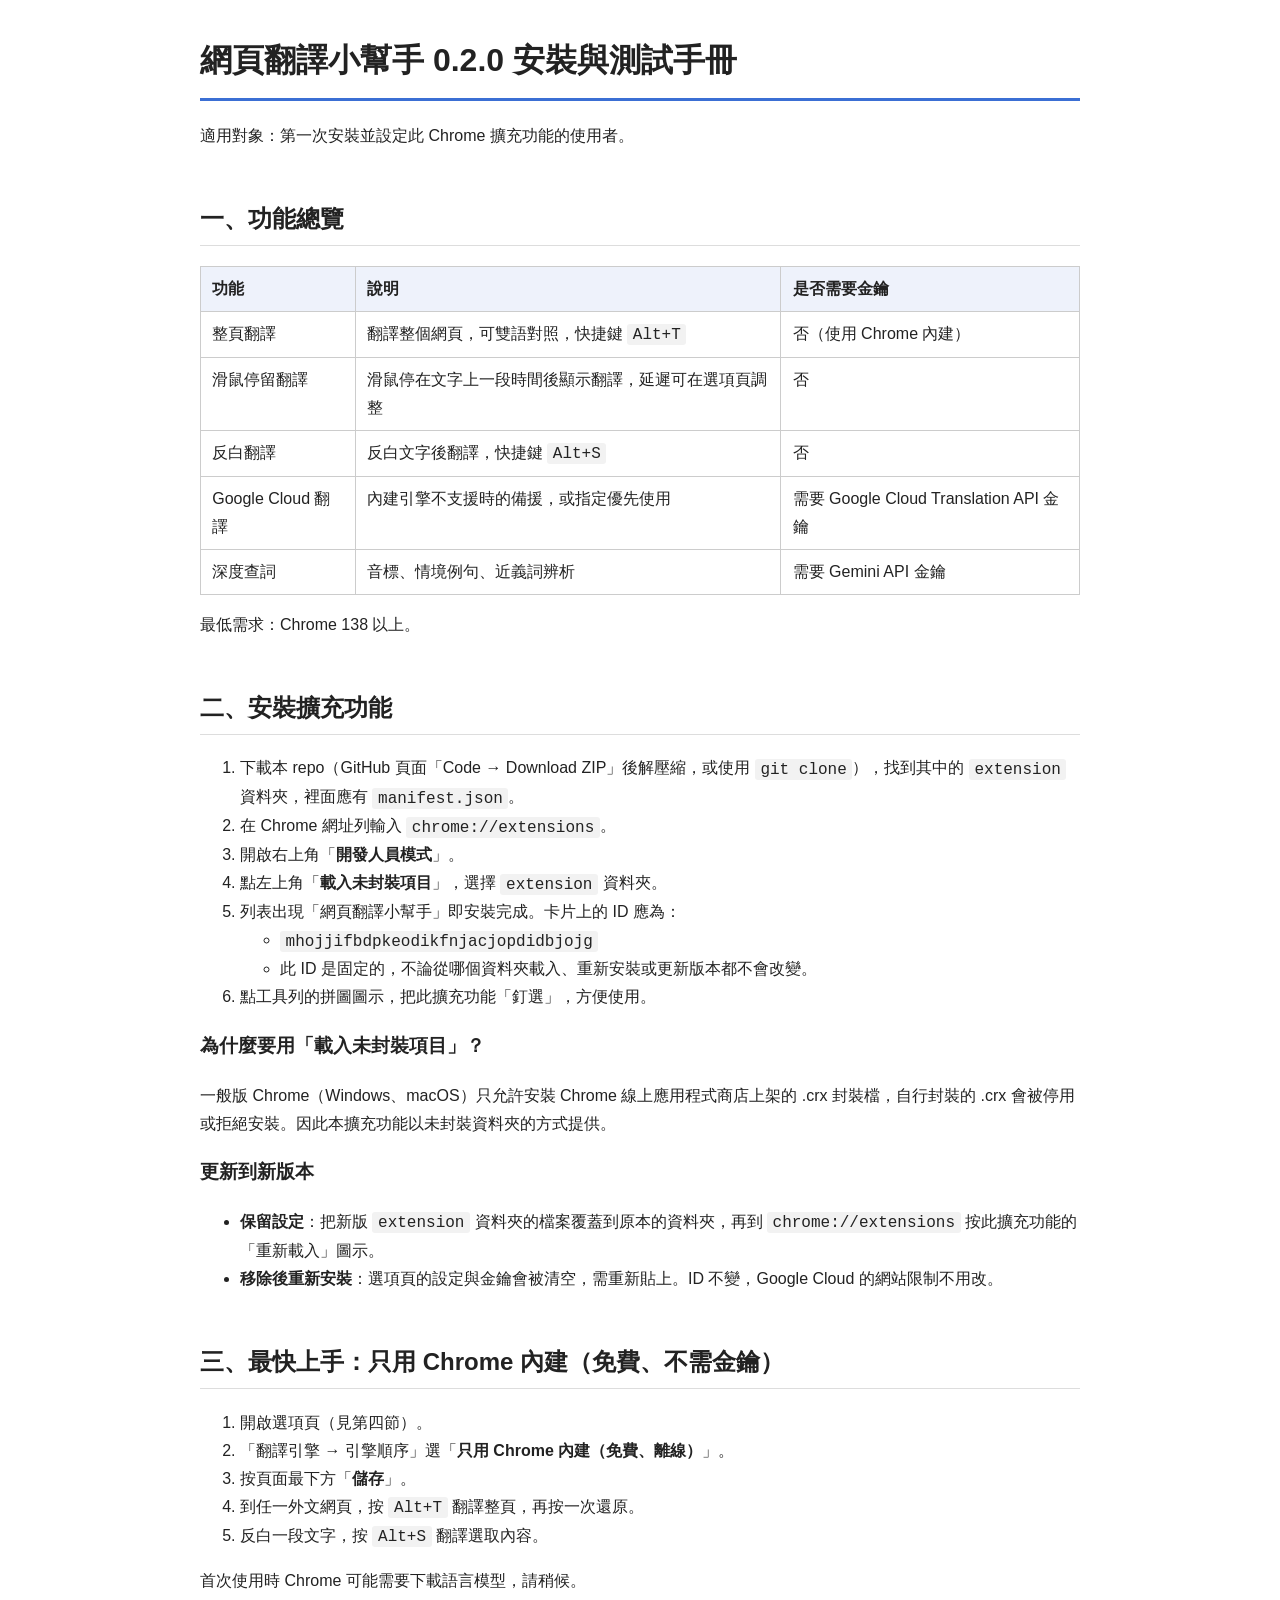
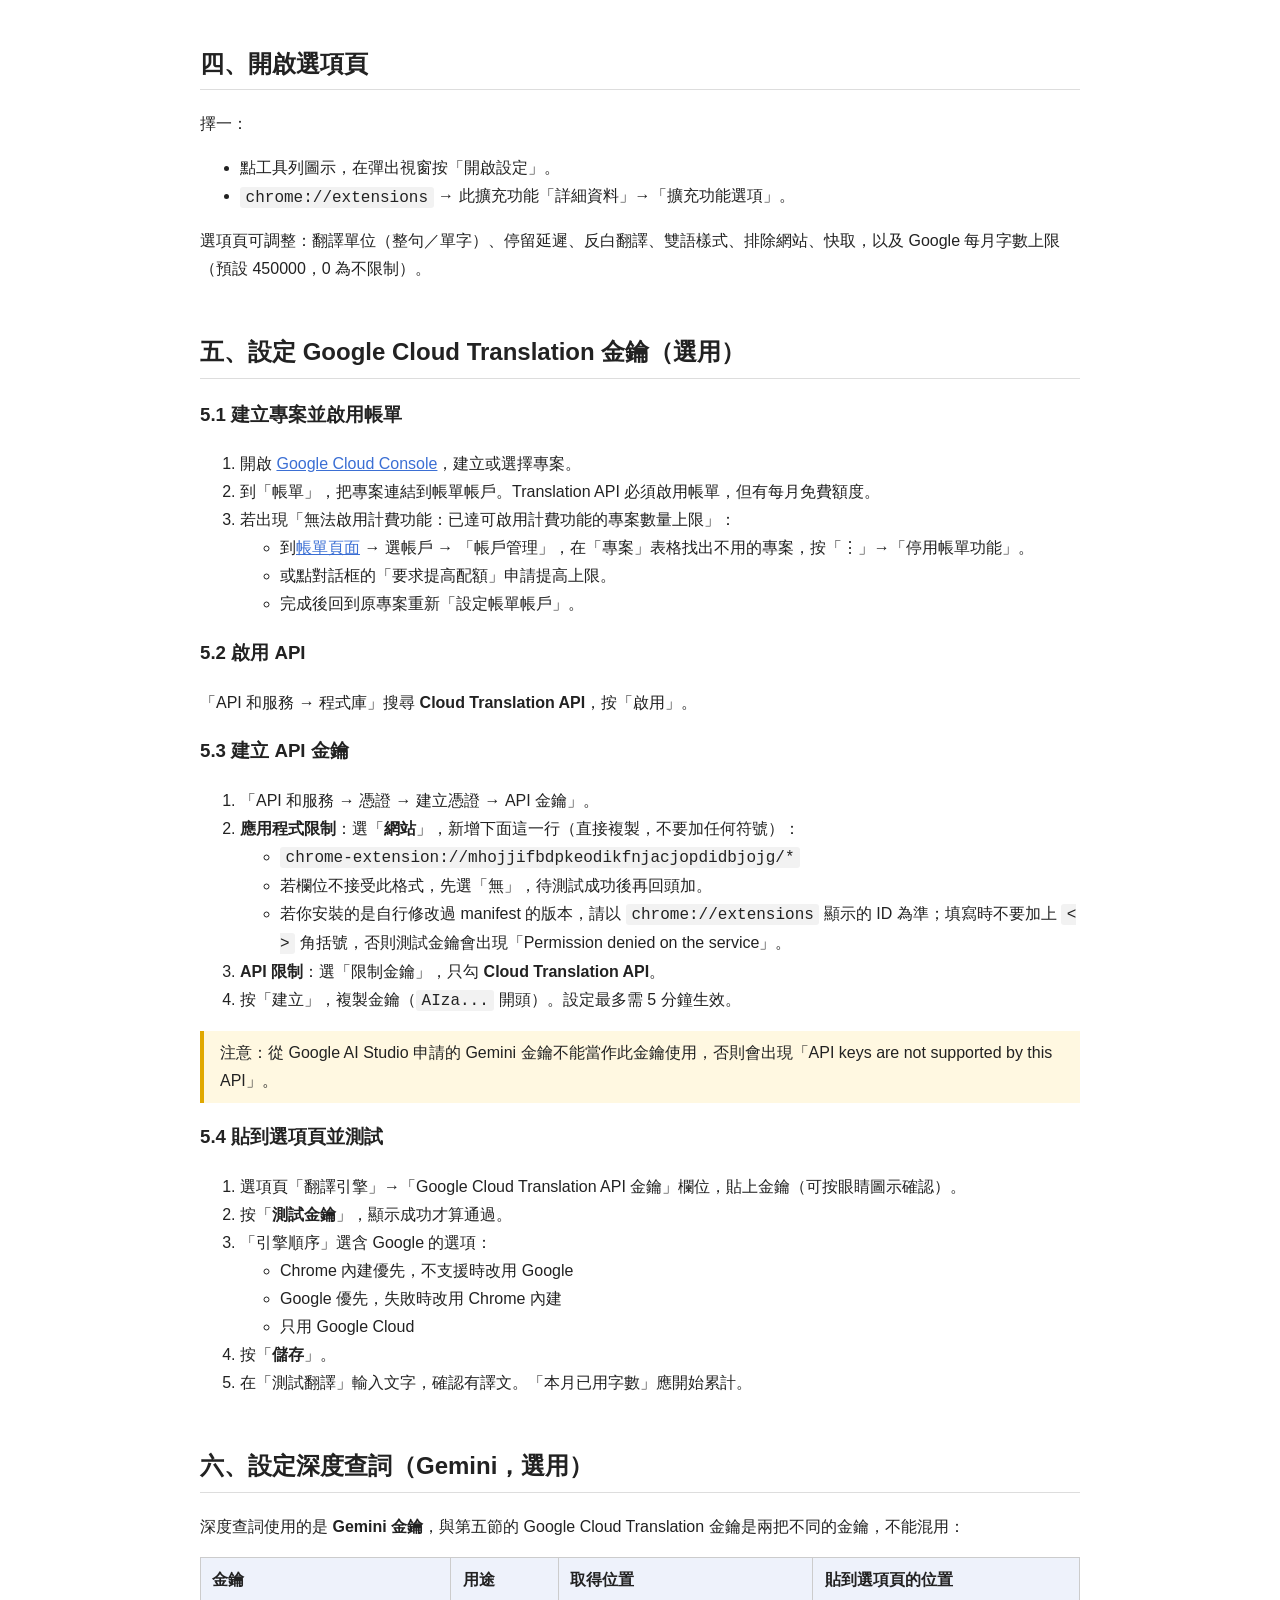
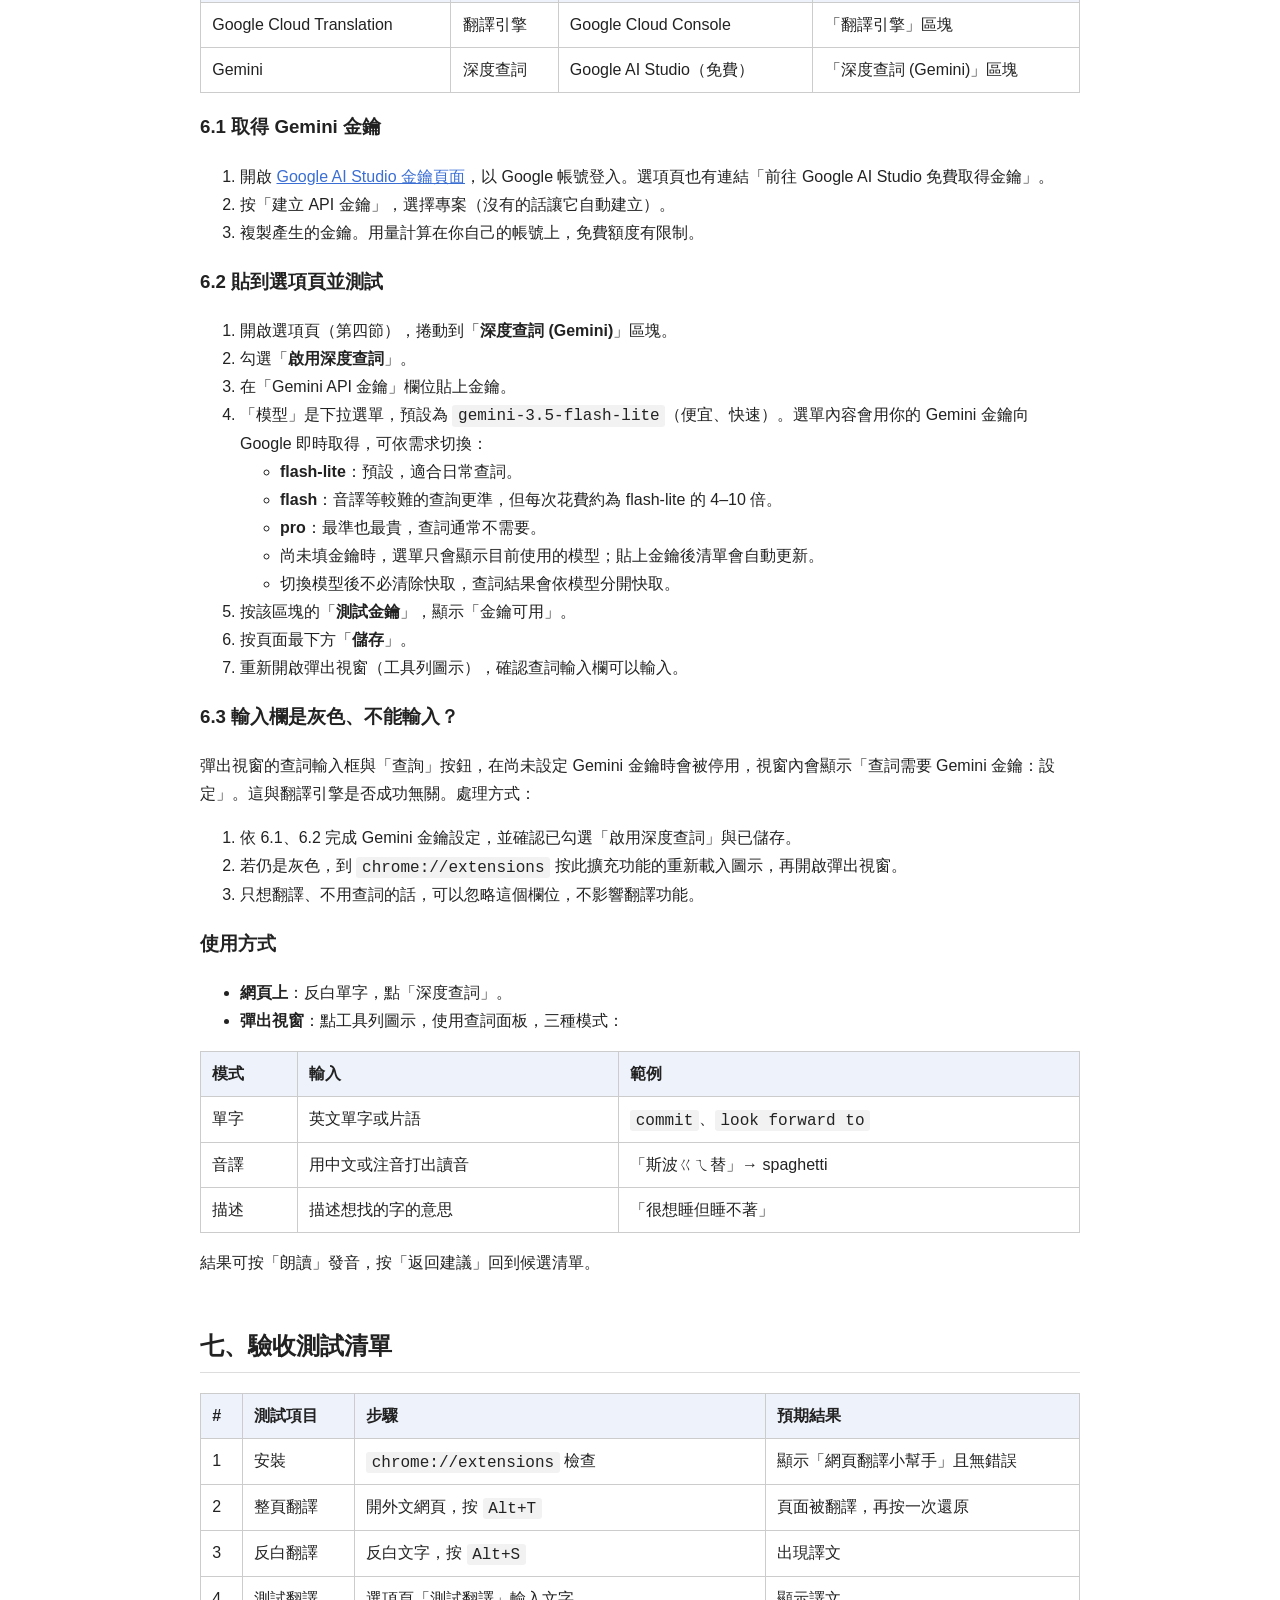
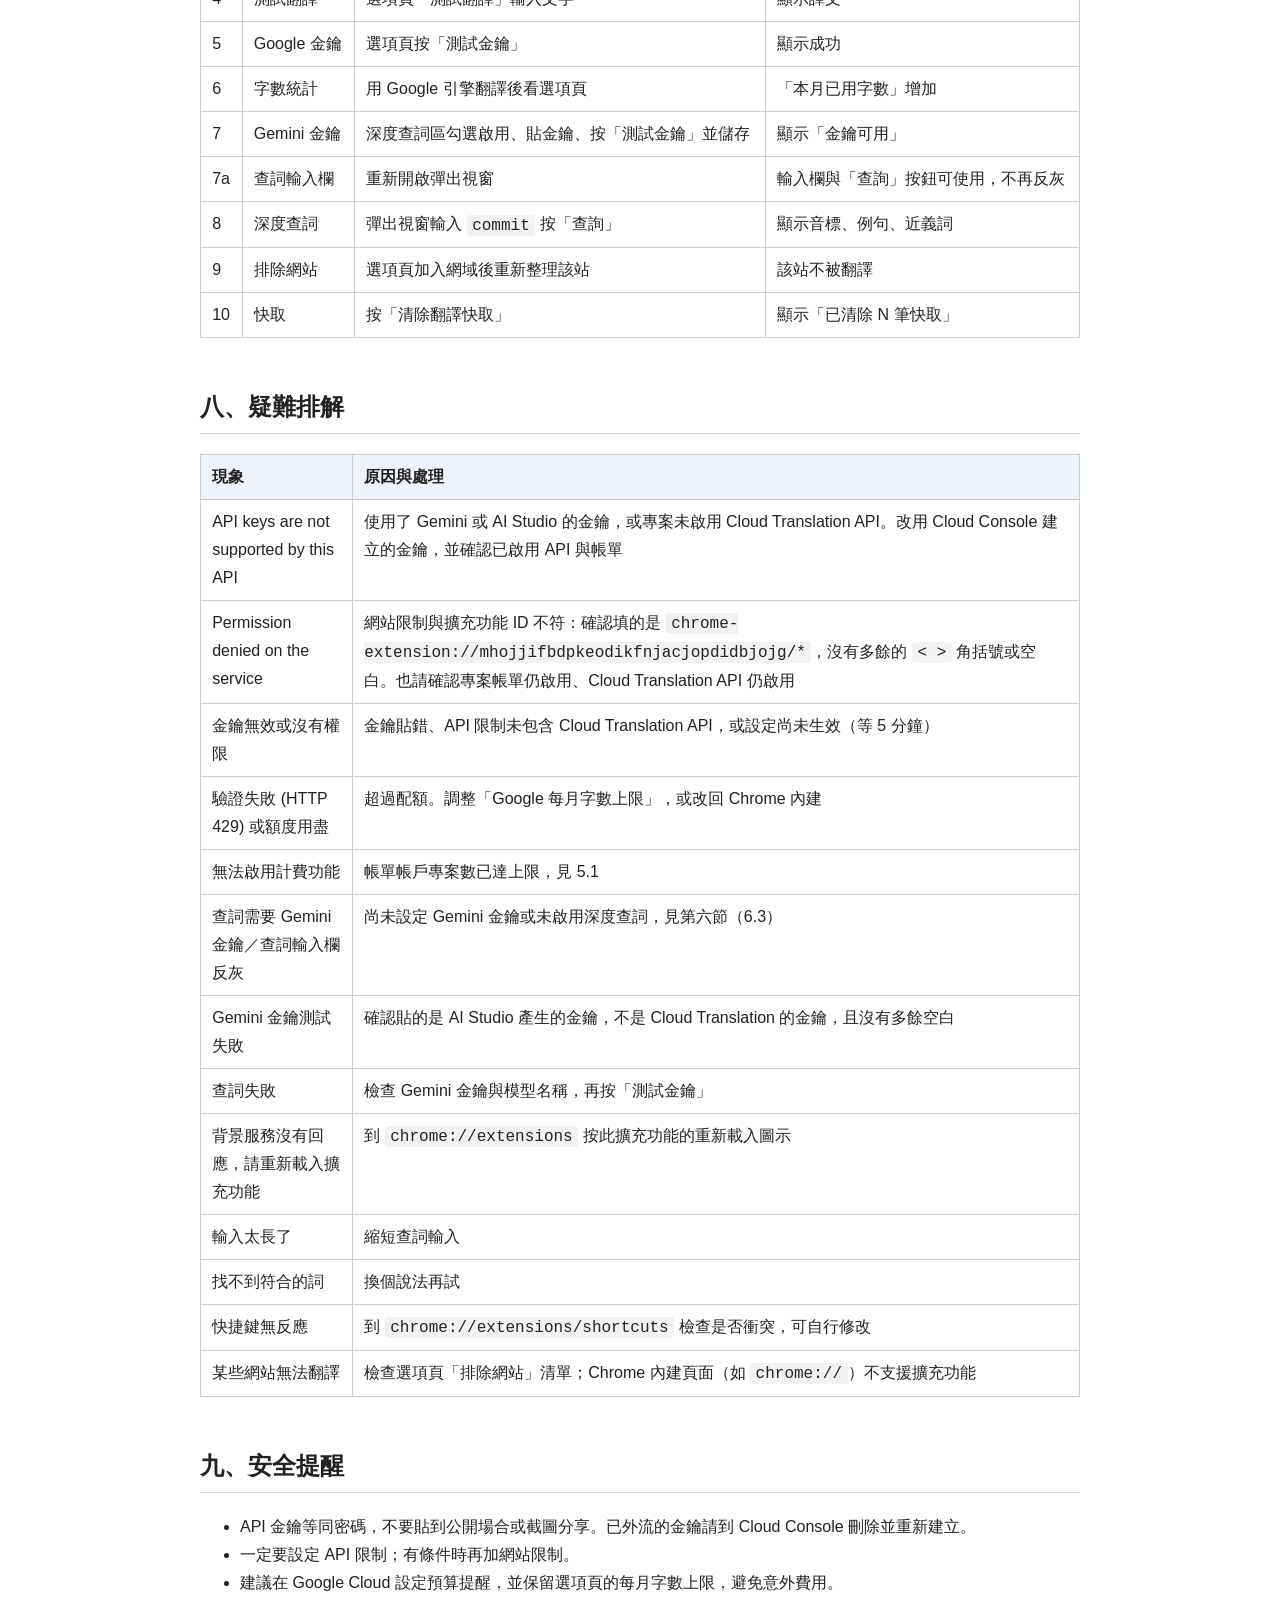
<file: docs/安裝與測試手冊.html>
<!DOCTYPE html><html lang="zh-Hant"><head><meta charset="utf-8"><title>網頁翻譯小幫手 0.2.0 安裝與測試手冊</title><style>body{font-family:'Microsoft JhengHei','PingFang TC',sans-serif;max-width:880px;margin:2rem auto;padding:0 1rem;line-height:1.75;color:#222}
h1{border-bottom:3px solid #3b6fd4;padding-bottom:.3em}h2{border-bottom:1px solid #ddd;padding-bottom:.2em;margin-top:2em}
table{border-collapse:collapse;width:100%;margin:1em 0}th,td{border:1px solid #ccc;padding:.5em .7em;text-align:left;vertical-align:top}th{background:#eef2fb}
code{background:#f2f2f2;padding:.1em .35em;border-radius:3px;font-family:Consolas,monospace}pre{background:#f2f2f2;padding:1em;overflow:auto}
blockquote{border-left:4px solid #e0a800;background:#fff8e1;margin:1em 0;padding:.5em 1em}a{color:#3b6fd4}
@media print{body{margin:0;max-width:none}h2{page-break-after:avoid}tr{page-break-inside:avoid}}</style></head><body>
<h1>網頁翻譯小幫手 0.2.0 安裝與測試手冊</h1>
<p>適用對象：第一次安裝並設定此 Chrome 擴充功能的使用者。</p>
<h2>一、功能總覽</h2>
<table><thead><tr><th>功能</th><th>說明</th><th>是否需要金鑰</th></tr></thead><tbody><tr><td>整頁翻譯</td><td>翻譯整個網頁，可雙語對照，快捷鍵 <code>Alt+T</code></td><td>否（使用 Chrome 內建）</td></tr><tr><td>滑鼠停留翻譯</td><td>滑鼠停在文字上一段時間後顯示翻譯，延遲可在選項頁調整</td><td>否</td></tr><tr><td>反白翻譯</td><td>反白文字後翻譯，快捷鍵 <code>Alt+S</code></td><td>否</td></tr><tr><td>Google Cloud 翻譯</td><td>內建引擎不支援時的備援，或指定優先使用</td><td>需要 Google Cloud Translation API 金鑰</td></tr><tr><td>深度查詞</td><td>音標、情境例句、近義詞辨析</td><td>需要 Gemini API 金鑰</td></tr></tbody></table>
<p>最低需求：Chrome 138 以上。</p>
<h2>二、安裝擴充功能</h2>
<ol><li>下載本 repo（GitHub 頁面「Code → Download ZIP」後解壓縮，或使用 <code>git clone</code>），找到其中的 <code>extension</code> 資料夾，裡面應有 <code>manifest.json</code>。</li><li>在 Chrome 網址列輸入 <code>chrome://extensions</code>。</li><li>開啟右上角「<strong>開發人員模式</strong>」。</li><li>點左上角「<strong>載入未封裝項目</strong>」，選擇 <code>extension</code> 資料夾。</li><li>列表出現「網頁翻譯小幫手」即安裝完成。卡片上的 ID 應為：<ul><li><code>mhojjifbdpkeodikfnjacjopdidbjojg</code></li><li>此 ID 是固定的，不論從哪個資料夾載入、重新安裝或更新版本都不會改變。</li></ul></li><li>點工具列的拼圖圖示，把此擴充功能「釘選」，方便使用。</li></ol>
<h3>為什麼要用「載入未封裝項目」？</h3>
<p>一般版 Chrome（Windows、macOS）只允許安裝 Chrome 線上應用程式商店上架的 .crx 封裝檔，自行封裝的 .crx 會被停用或拒絕安裝。因此本擴充功能以未封裝資料夾的方式提供。</p>
<h3>更新到新版本</h3>
<ul><li><strong>保留設定</strong>：把新版 <code>extension</code> 資料夾的檔案覆蓋到原本的資料夾，再到 <code>chrome://extensions</code> 按此擴充功能的「重新載入」圖示。</li><li><strong>移除後重新安裝</strong>：選項頁的設定與金鑰會被清空，需重新貼上。ID 不變，Google Cloud 的網站限制不用改。</li></ul>
<h2>三、最快上手：只用 Chrome 內建（免費、不需金鑰）</h2>
<ol><li>開啟選項頁（見第四節）。</li><li>「翻譯引擎 → 引擎順序」選「<strong>只用 Chrome 內建（免費、離線）</strong>」。</li><li>按頁面最下方「<strong>儲存</strong>」。</li><li>到任一外文網頁，按 <code>Alt+T</code> 翻譯整頁，再按一次還原。</li><li>反白一段文字，按 <code>Alt+S</code> 翻譯選取內容。</li></ol>
<p>首次使用時 Chrome 可能需要下載語言模型，請稍候。</p>
<h2>四、開啟選項頁</h2>
<p>擇一：</p>
<ul><li>點工具列圖示，在彈出視窗按「開啟設定」。</li><li><code>chrome://extensions</code> → 此擴充功能「詳細資料」→「擴充功能選項」。</li></ul>
<p>選項頁可調整：翻譯單位（整句／單字）、停留延遲、反白翻譯、雙語樣式、排除網站、快取，以及 Google 每月字數上限（預設 450000，0 為不限制）。</p>
<h2>五、設定 Google Cloud Translation 金鑰（選用）</h2>
<h3>5.1 建立專案並啟用帳單</h3>
<ol><li>開啟 <a href="https://console.cloud.google.com/">Google Cloud Console</a>，建立或選擇專案。</li><li>到「帳單」，把專案連結到帳單帳戶。Translation API 必須啟用帳單，但有每月免費額度。</li><li>若出現「無法啟用計費功能：已達可啟用計費功能的專案數量上限」：<ul><li>到<a href="https://console.cloud.google.com/billing">帳單頁面</a> → 選帳戶 → 「帳戶管理」，在「專案」表格找出不用的專案，按「⋮」→「停用帳單功能」。</li><li>或點對話框的「要求提高配額」申請提高上限。</li><li>完成後回到原專案重新「設定帳單帳戶」。</li></ul></li></ol>
<h3>5.2 啟用 API</h3>
<p>「API 和服務 → 程式庫」搜尋 <strong>Cloud Translation API</strong>，按「啟用」。</p>
<h3>5.3 建立 API 金鑰</h3>
<ol><li>「API 和服務 → 憑證 → 建立憑證 → API 金鑰」。</li><li><strong>應用程式限制</strong>：選「<strong>網站</strong>」，新增下面這一行（直接複製，不要加任何符號）：<ul><li><code>chrome-extension://mhojjifbdpkeodikfnjacjopdidbjojg/*</code></li><li>若欄位不接受此格式，先選「無」，待測試成功後再回頭加。</li><li>若你安裝的是自行修改過 manifest 的版本，請以 <code>chrome://extensions</code> 顯示的 ID 為準；填寫時不要加上 <code>&lt; &gt;</code> 角括號，否則測試金鑰會出現「Permission denied on the service」。</li></ul></li><li><strong>API 限制</strong>：選「限制金鑰」，只勾 <strong>Cloud Translation API</strong>。</li><li>按「建立」，複製金鑰（<code>AIza...</code> 開頭）。設定最多需 5 分鐘生效。</li></ol>
<blockquote>注意：從 Google AI Studio 申請的 Gemini 金鑰不能當作此金鑰使用，否則會出現「API keys are not supported by this API」。</blockquote>
<h3>5.4 貼到選項頁並測試</h3>
<ol><li>選項頁「翻譯引擎」→「Google Cloud Translation API 金鑰」欄位，貼上金鑰（可按眼睛圖示確認）。</li><li>按「<strong>測試金鑰</strong>」，顯示成功才算通過。</li><li>「引擎順序」選含 Google 的選項：<ul><li>Chrome 內建優先，不支援時改用 Google</li><li>Google 優先，失敗時改用 Chrome 內建</li><li>只用 Google Cloud</li></ul></li><li>按「<strong>儲存</strong>」。</li><li>在「測試翻譯」輸入文字，確認有譯文。「本月已用字數」應開始累計。</li></ol>
<h2>六、設定深度查詞（Gemini，選用）</h2>
<p>深度查詞使用的是 <strong>Gemini 金鑰</strong>，與第五節的 Google Cloud Translation 金鑰是兩把不同的金鑰，不能混用：</p>
<table><thead><tr><th>金鑰</th><th>用途</th><th>取得位置</th><th>貼到選項頁的位置</th></tr></thead><tbody><tr><td>Google Cloud Translation</td><td>翻譯引擎</td><td>Google Cloud Console</td><td>「翻譯引擎」區塊</td></tr><tr><td>Gemini</td><td>深度查詞</td><td>Google AI Studio（免費）</td><td>「深度查詞 (Gemini)」區塊</td></tr></tbody></table>
<h3>6.1 取得 Gemini 金鑰</h3>
<ol><li>開啟 <a href="https://aistudio.google.com/apikey">Google AI Studio 金鑰頁面</a>，以 Google 帳號登入。選項頁也有連結「前往 Google AI Studio 免費取得金鑰」。</li><li>按「建立 API 金鑰」，選擇專案（沒有的話讓它自動建立）。</li><li>複製產生的金鑰。用量計算在你自己的帳號上，免費額度有限制。</li></ol>
<h3>6.2 貼到選項頁並測試</h3>
<ol><li>開啟選項頁（第四節），捲動到「<strong>深度查詞 (Gemini)</strong>」區塊。</li><li>勾選「<strong>啟用深度查詞</strong>」。</li><li>在「Gemini API 金鑰」欄位貼上金鑰。</li><li>「模型」是下拉選單，預設為 <code>gemini-3.5-flash-lite</code>（便宜、快速）。選單內容會用你的 Gemini 金鑰向 Google 即時取得，可依需求切換：<ul><li><strong>flash-lite</strong>：預設，適合日常查詞。</li><li><strong>flash</strong>：音譯等較難的查詢更準，但每次花費約為 flash-lite 的 4–10 倍。</li><li><strong>pro</strong>：最準也最貴，查詞通常不需要。</li><li>尚未填金鑰時，選單只會顯示目前使用的模型；貼上金鑰後清單會自動更新。</li><li>切換模型後不必清除快取，查詞結果會依模型分開快取。</li></ul></li><li>按該區塊的「<strong>測試金鑰</strong>」，顯示「金鑰可用」。</li><li>按頁面最下方「<strong>儲存</strong>」。</li><li>重新開啟彈出視窗（工具列圖示），確認查詞輸入欄可以輸入。</li></ol>
<h3>6.3 輸入欄是灰色、不能輸入？</h3>
<p>彈出視窗的查詞輸入框與「查詢」按鈕，在尚未設定 Gemini 金鑰時會被停用，視窗內會顯示「查詞需要 Gemini 金鑰：設定」。這與翻譯引擎是否成功無關。處理方式：</p>
<ol><li>依 6.1、6.2 完成 Gemini 金鑰設定，並確認已勾選「啟用深度查詞」與已儲存。</li><li>若仍是灰色，到 <code>chrome://extensions</code> 按此擴充功能的重新載入圖示，再開啟彈出視窗。</li><li>只想翻譯、不用查詞的話，可以忽略這個欄位，不影響翻譯功能。</li></ol>
<h3>使用方式</h3>
<ul><li><strong>網頁上</strong>：反白單字，點「深度查詞」。</li><li><strong>彈出視窗</strong>：點工具列圖示，使用查詞面板，三種模式：</li></ul>
<table><thead><tr><th>模式</th><th>輸入</th><th>範例</th></tr></thead><tbody><tr><td>單字</td><td>英文單字或片語</td><td><code>commit</code>、<code>look forward to</code></td></tr><tr><td>音譯</td><td>用中文或注音打出讀音</td><td>「斯波ㄍㄟ替」→ spaghetti</td></tr><tr><td>描述</td><td>描述想找的字的意思</td><td>「很想睡但睡不著」</td></tr></tbody></table>
<p>結果可按「朗讀」發音，按「返回建議」回到候選清單。</p>
<h2>七、驗收測試清單</h2>
<table><thead><tr><th>#</th><th>測試項目</th><th>步驟</th><th>預期結果</th></tr></thead><tbody><tr><td>1</td><td>安裝</td><td><code>chrome://extensions</code> 檢查</td><td>顯示「網頁翻譯小幫手」且無錯誤</td></tr><tr><td>2</td><td>整頁翻譯</td><td>開外文網頁，按 <code>Alt+T</code></td><td>頁面被翻譯，再按一次還原</td></tr><tr><td>3</td><td>反白翻譯</td><td>反白文字，按 <code>Alt+S</code></td><td>出現譯文</td></tr><tr><td>4</td><td>測試翻譯</td><td>選項頁「測試翻譯」輸入文字</td><td>顯示譯文</td></tr><tr><td>5</td><td>Google 金鑰</td><td>選項頁按「測試金鑰」</td><td>顯示成功</td></tr><tr><td>6</td><td>字數統計</td><td>用 Google 引擎翻譯後看選項頁</td><td>「本月已用字數」增加</td></tr><tr><td>7</td><td>Gemini 金鑰</td><td>深度查詞區勾選啟用、貼金鑰、按「測試金鑰」並儲存</td><td>顯示「金鑰可用」</td></tr><tr><td>7a</td><td>查詞輸入欄</td><td>重新開啟彈出視窗</td><td>輸入欄與「查詢」按鈕可使用，不再反灰</td></tr><tr><td>8</td><td>深度查詞</td><td>彈出視窗輸入 <code>commit</code> 按「查詢」</td><td>顯示音標、例句、近義詞</td></tr><tr><td>9</td><td>排除網站</td><td>選項頁加入網域後重新整理該站</td><td>該站不被翻譯</td></tr><tr><td>10</td><td>快取</td><td>按「清除翻譯快取」</td><td>顯示「已清除 N 筆快取」</td></tr></tbody></table>
<h2>八、疑難排解</h2>
<table><thead><tr><th>現象</th><th>原因與處理</th></tr></thead><tbody><tr><td>API keys are not supported by this API</td><td>使用了 Gemini 或 AI Studio 的金鑰，或專案未啟用 Cloud Translation API。改用 Cloud Console 建立的金鑰，並確認已啟用 API 與帳單</td></tr><tr><td>Permission denied on the service</td><td>網站限制與擴充功能 ID 不符：確認填的是 <code>chrome-extension://mhojjifbdpkeodikfnjacjopdidbjojg/*</code>，沒有多餘的 <code>&lt; &gt;</code> 角括號或空白。也請確認專案帳單仍啟用、Cloud Translation API 仍啟用</td></tr><tr><td>金鑰無效或沒有權限</td><td>金鑰貼錯、API 限制未包含 Cloud Translation API，或設定尚未生效（等 5 分鐘）</td></tr><tr><td>驗證失敗 (HTTP 429) 或額度用盡</td><td>超過配額。調整「Google 每月字數上限」，或改回 Chrome 內建</td></tr><tr><td>無法啟用計費功能</td><td>帳單帳戶專案數已達上限，見 5.1</td></tr><tr><td>查詞需要 Gemini 金鑰／查詞輸入欄反灰</td><td>尚未設定 Gemini 金鑰或未啟用深度查詞，見第六節（6.3）</td></tr><tr><td>Gemini 金鑰測試失敗</td><td>確認貼的是 AI Studio 產生的金鑰，不是 Cloud Translation 的金鑰，且沒有多餘空白</td></tr><tr><td>查詞失敗</td><td>檢查 Gemini 金鑰與模型名稱，再按「測試金鑰」</td></tr><tr><td>背景服務沒有回應，請重新載入擴充功能</td><td>到 <code>chrome://extensions</code> 按此擴充功能的重新載入圖示</td></tr><tr><td>輸入太長了</td><td>縮短查詞輸入</td></tr><tr><td>找不到符合的詞</td><td>換個說法再試</td></tr><tr><td>快捷鍵無反應</td><td>到 <code>chrome://extensions/shortcuts</code> 檢查是否衝突，可自行修改</td></tr><tr><td>某些網站無法翻譯</td><td>檢查選項頁「排除網站」清單；Chrome 內建頁面（如 <code>chrome://</code>）不支援擴充功能</td></tr></tbody></table>
<h2>九、安全提醒</h2>
<ul><li>API 金鑰等同密碼，不要貼到公開場合或截圖分享。已外流的金鑰請到 Cloud Console 刪除並重新建立。</li><li>一定要設定 API 限制；有條件時再加網站限制。</li><li>建議在 Google Cloud 設定預算提醒，並保留選項頁的每月字數上限，避免意外費用。</li></ul>
</body></html>
</file>
